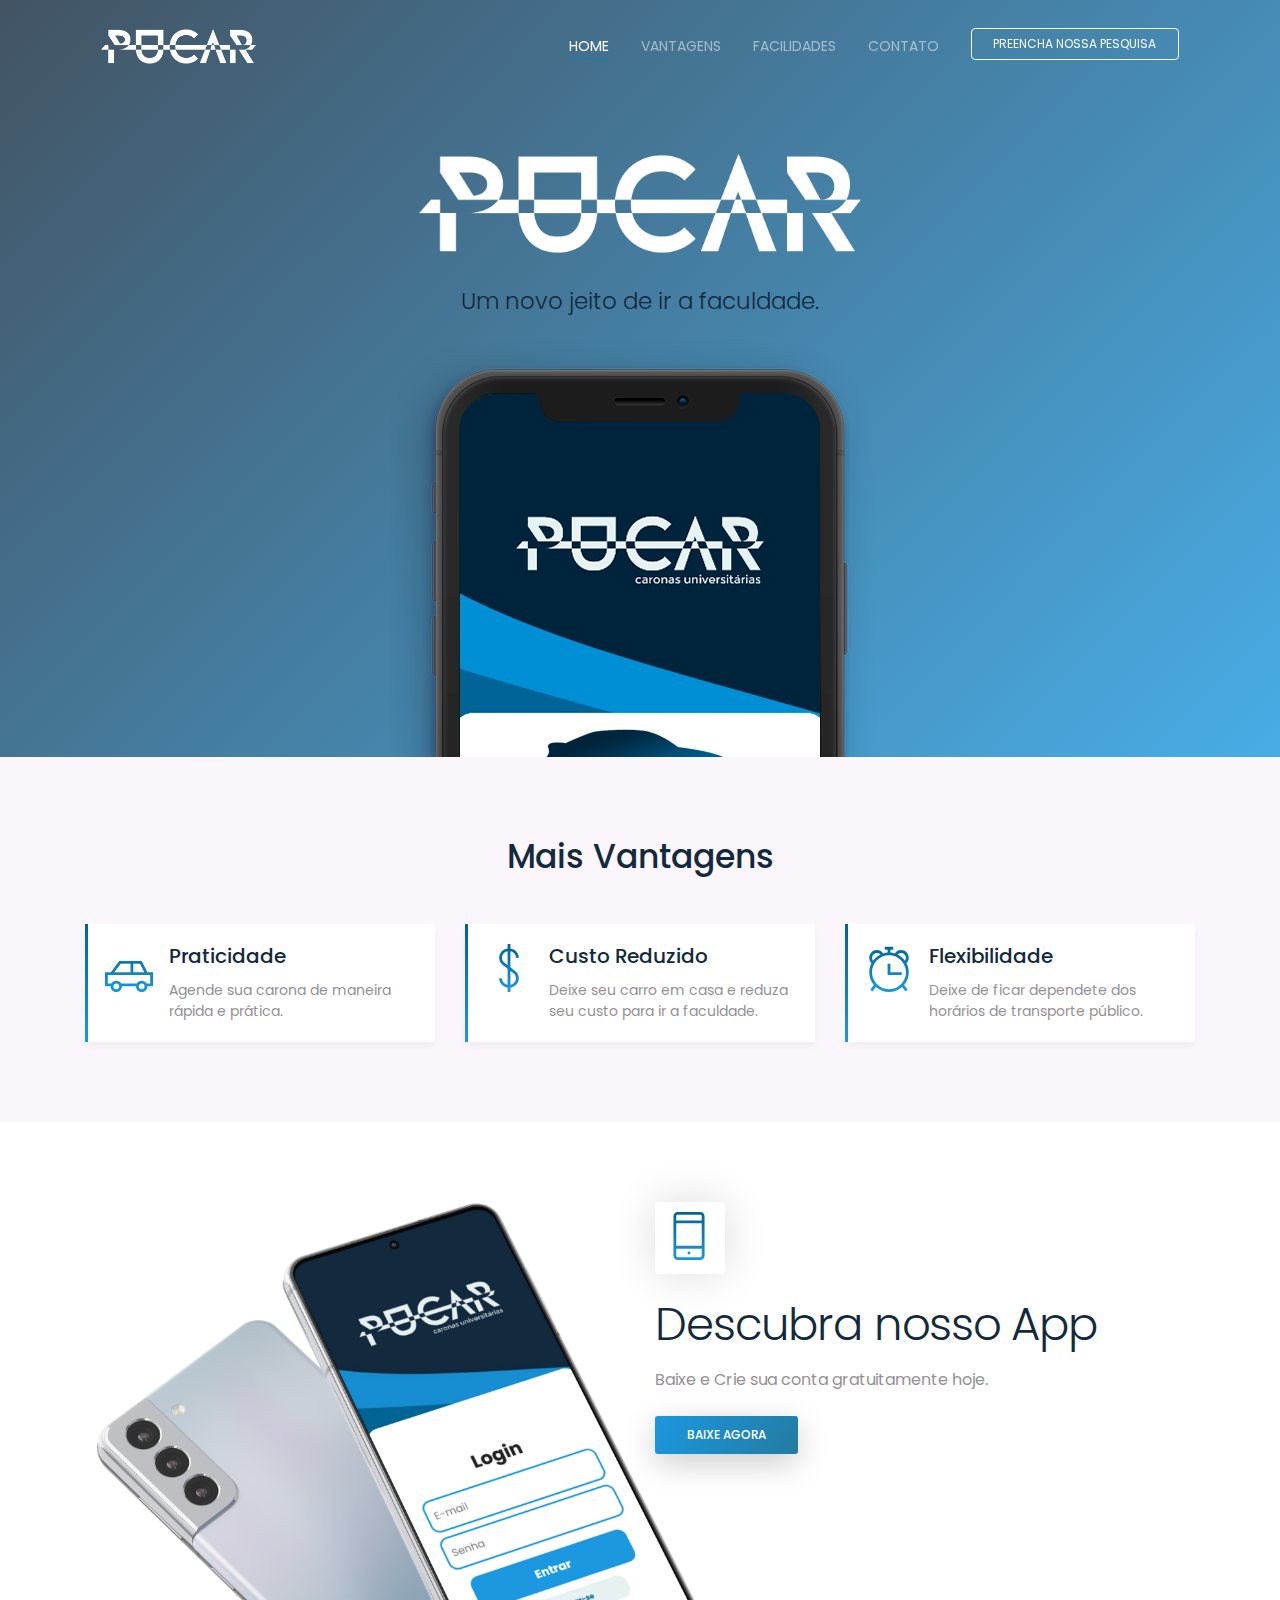
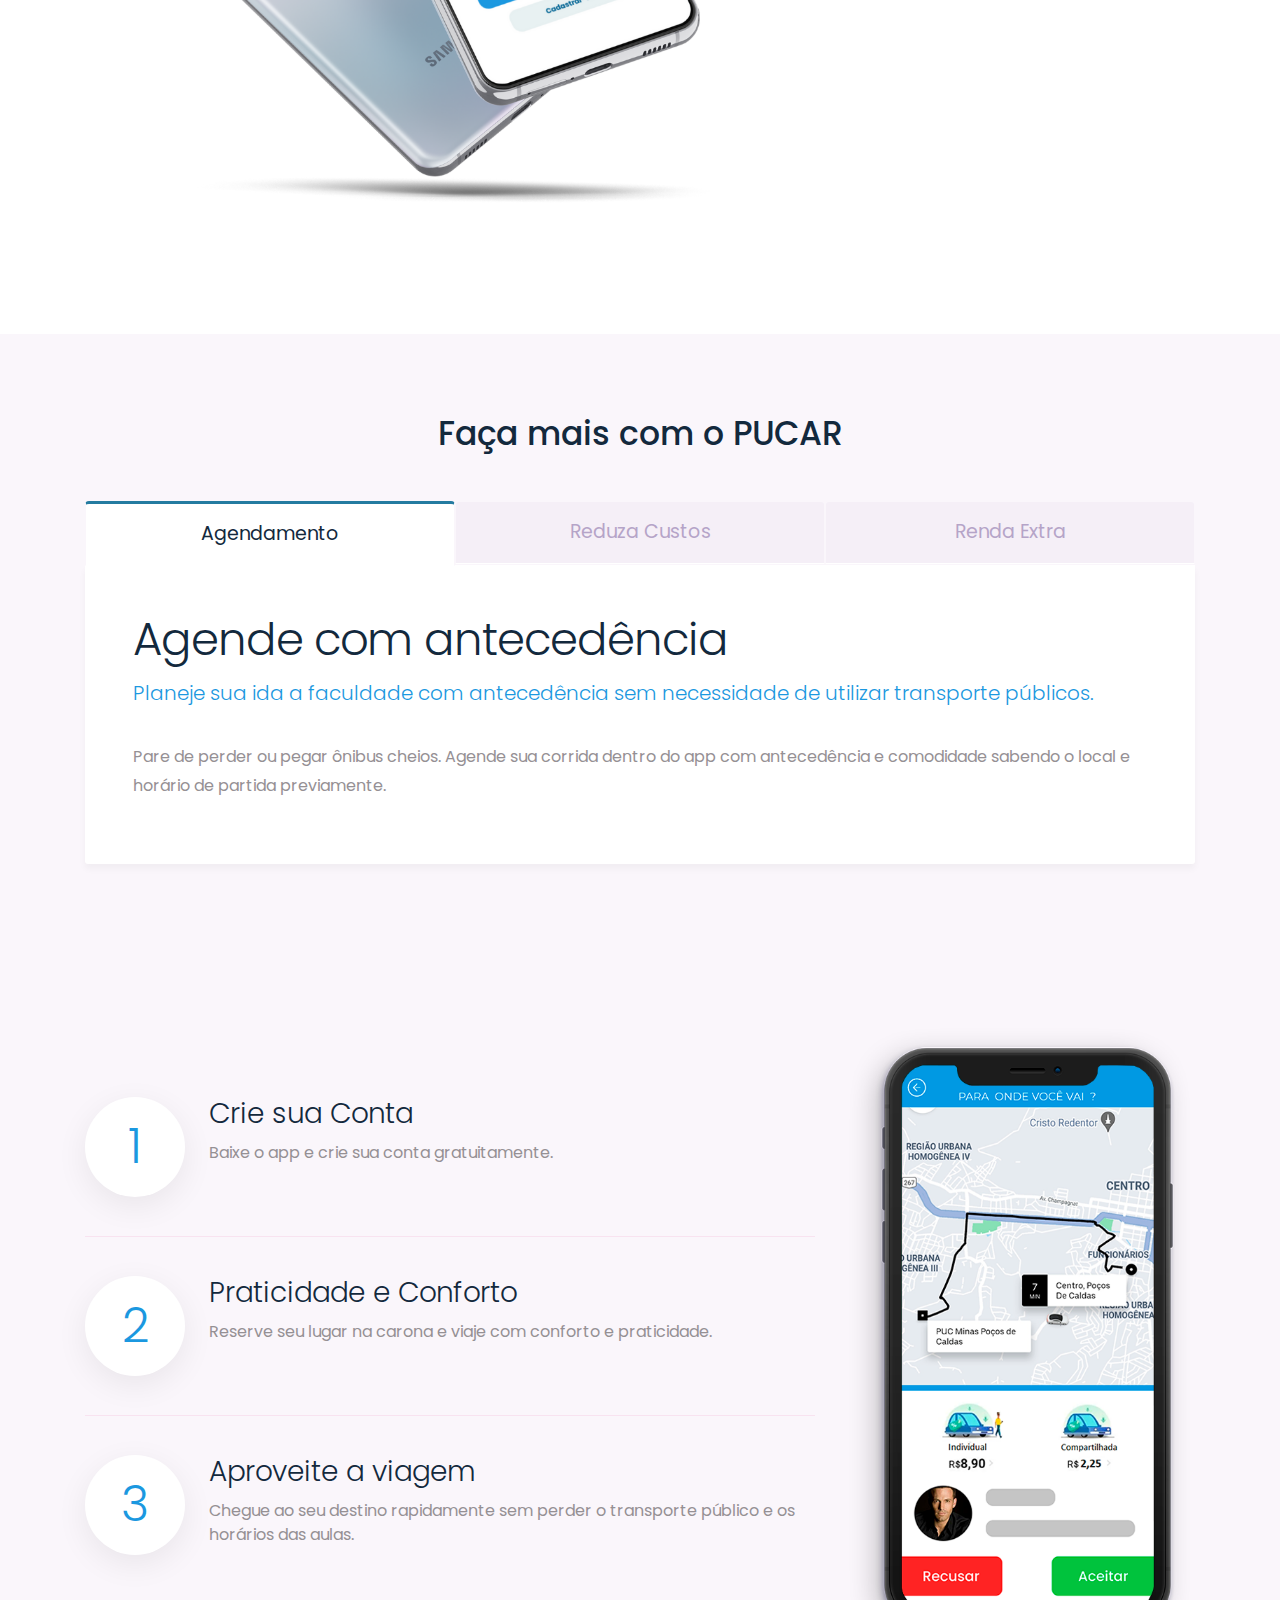
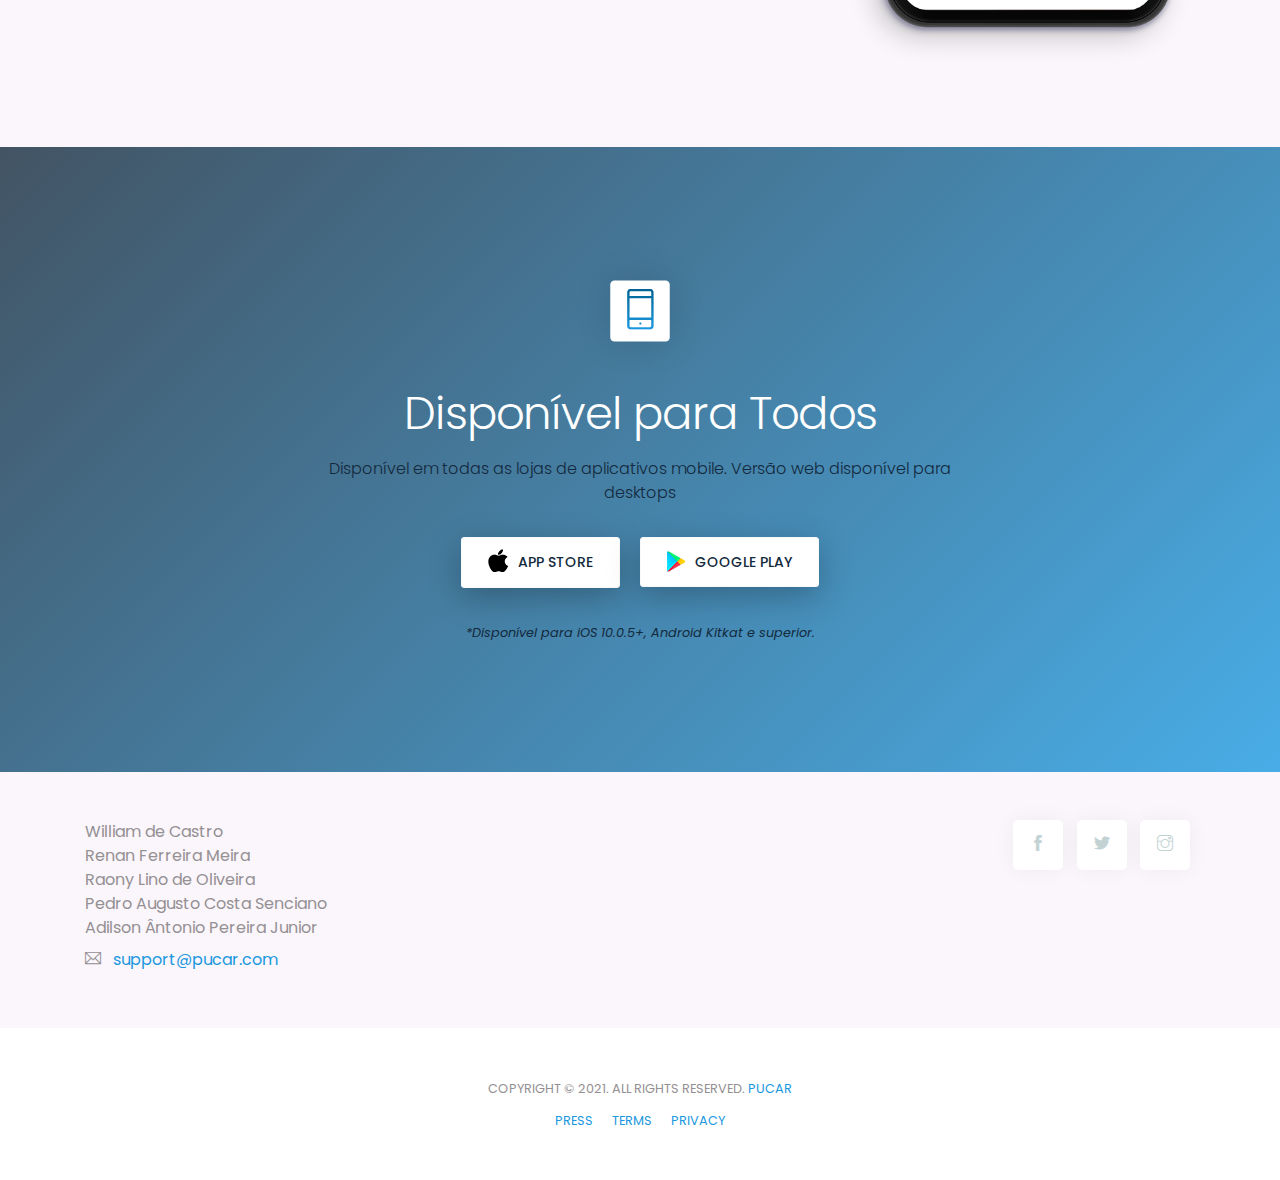
<file: index.html>
<!DOCTYPE html>
<html lang="en">
  <!--

Page    : index / PUCAR
Version : 1.0
Author  : Colorlib
URI     : https://colorlib.com

 -->

  <head>
    <title>PUCAR - CARONAS UNIVERSITÁRIAS</title>
    <!-- Required meta tags -->
    <meta charset="utf-8" />
    <meta
      name="viewport"
      content="width=device-width, initial-scale=1, shrink-to-fit=no"
    />
    <meta name="description" content="PUCAR - Landing Page" />
    <meta
      name="keywords"
      content="HTML5, bootstrap, mobile, app, landing, ios, android, responsive"
    />

    <!-- Font -->
    <link rel="dns-prefetch" href="//fonts.googleapis.com" />
    <link
      href="https://fonts.googleapis.com/css?family=Poppins:300,400,500"
      rel="stylesheet"
    />

    <!-- Bootstrap CSS -->
    <link rel="stylesheet" href="css/bootstrap.min.css" />
    <!-- Themify Icons -->
    <link rel="stylesheet" href="css/themify-icons.css" />
    <!-- Owl carousel -->
    <link rel="stylesheet" href="css/owl.carousel.min.css" />
    <!-- Main css -->
    <link href="css/style.css" rel="stylesheet" />
  </head>

  <body data-spy="scroll" data-target="#navbar" data-offset="30">
    <!-- Nav Menu -->

    <div class="nav-menu fixed-top">
      <div class="container">
        <div class="row">
          <div class="col-md-12">
            <nav class="navbar navbar-dark navbar-expand-lg">
              <a class="navbar-brand" href="index.html"
                ><img
                  src="images/logo.png"
                  class="img-fluid custom-navbar"
                  alt="logo"
              /></a>
              <button
                class="navbar-toggler"
                type="button"
                data-toggle="collapse"
                data-target="#navbar"
                aria-controls="navbar"
                aria-expanded="false"
                aria-label="Toggle navigation"
              >
                <span class="navbar-toggler-icon"></span>
              </button>
              <div class="collapse navbar-collapse" id="navbar">
                <ul class="navbar-nav ml-auto">
                  <li class="nav-item">
                    <a class="nav-link active" href="#home"
                      >HOME <span class="sr-only">(current)</span></a
                    >
                  </li>
                  <li class="nav-item">
                    <a class="nav-link" href="#features">VANTAGENS</a>
                  </li>
                  <li class="nav-item">
                    <a class="nav-link" href="#gallery">FACILIDADES</a>
                  </li>
                  <li class="nav-item">
                    <a class="nav-link" href="#contact">CONTATO</a>
                  </li>
                  <li class="nav-item">
                    <a
                      href="survey.html"
                      class="btn btn-outline-light my-3 my-sm-0 ml-lg-3"
                      >PREENCHA NOSSA PESQUISA</a
                    >
                  </li>
                </ul>
              </div>
            </nav>
          </div>
        </div>
      </div>
    </div>

    <header class="bg-gradient" id="home">
      <div class="container mt-5">
        <h1><img src="images/logo.png" class="logo-main" alt="logo" /></h1>
        <p class="tagline">Um novo jeito de ir a faculdade.</p>
      </div>
      <div class="img-holder mt-3">
        <img src="images/iphonex_v.png" alt="phone" class="img-fluid" />
      </div>
    </header>

    <!-- <div class="client-logos my-5">
      <div class="container text-center">
        <img
          src="images/client-logos.png"
          alt="client logos"
          class="img-fluid"
        />
      </div>
    </div> -->

    <div class="section light-bg" id="features">
      <div class="container">
        <div class="section-title">
          <h3>Mais Vantagens</h3>
        </div>

        <div class="row">
          <div class="col-12 col-lg-4">
            <div class="card features">
              <div class="card-body">
                <div class="media">
                  <span class="ti-car gradient-fill ti-3x mr-3"></span>
                  <div class="media-body">
                    <h4 class="card-title">Praticidade</h4>
                    <p class="card-text">
                        Agende sua carona de maneira rápida e prática.
                    </p>
                  </div>
                </div>
              </div>
            </div>
          </div>
          <div class="col-12 col-lg-4">
            <div class="card features">
              <div class="card-body">
                <div class="media">
                  <span class="ti-money gradient-fill ti-3x mr-3"></span>
                  <div class="media-body">
                    <h4 class="card-title">Custo Reduzido</h4>
                    <p class="card-text">
                      Deixe seu carro em casa e reduza seu custo para ir a
                      faculdade.
                    </p>
                  </div>
                </div>
              </div>
            </div>
          </div>
          <div class="col-12 col-lg-4">
            <div class="card features">
              <div class="card-body">
                <div class="media">
                  <span class="ti-alarm-clock gradient-fill ti-3x mr-3"></span>
                  <div class="media-body">
                    <h4 class="card-title">Flexibilidade</h4>
                    <p class="card-text">
                      Deixe de ficar dependete dos horários de transporte
                      público.
                    </p>
                  </div>
                </div>
              </div>
            </div>
          </div>
        </div>
      </div>
    </div>
    <!-- // end .section -->
    <div class="section">
      <div class="container">
        <div class="row">
          <div class="col-lg-6 offset-lg-6">
            <div class="box-icon">
              <span class="ti-mobile gradient-fill ti-3x"></span>
            </div>
            <h2>Descubra nosso App</h2>
            <p class="mb-4">Baixe e Crie sua conta gratuitamente hoje.</p>
            <a href="#" class="btn btn-primary">Baixe Agora</a>
          </div>
        </div>
        <div class="perspective-phone">
          <img
            src="images/perspective.png"
            alt="perspective phone"
            class="img-fluid perspective"
          />
        </div>
      </div>
    </div>
    <!-- // end .section -->

    <div class="section light-bg" id="gallery">
      <div class="container">
        <div class="section-title">
          <!-- <small>FUNCIONALIDADES</small> -->
          <h3>Faça mais com o PUCAR</h3>
        </div>

        <ul class="nav nav-tabs nav-justified" role="tablist">
          <li class="nav-item">
            <a class="nav-link active" data-toggle="tab" href="#communication"
              >Agendamento</a
            >
          </li>
          <!-- <li class="nav-item">
            <a class="nav-link" data-toggle="tab" href="#schedule"
              >Comunicação</a
            >
          </li> -->
          <li class="nav-item">
            <a class="nav-link" data-toggle="tab" href="#messages">Reduza Custos</a>
          </li>
          <li class="nav-item">
            <a class="nav-link" data-toggle="tab" href="#livechat">Renda Extra</a>
          </li>
        </ul>
        <div class="tab-content">
          <div class="tab-pane fade show active" id="communication">
            <div class="d-flex flex-column flex-lg-row">
              <!-- <img
                src="images/graphic.png"
                alt="graphic"
                class="img-fluid rounded align-self-start mr-lg-5 mb-5 mb-lg-0"
              /> -->
              <div>
                <h2>Agende com antecedência</h2>
                <p class="lead">
                  Planeje sua ida a faculdade com antecedência sem necessidade de utilizar transporte públicos. 
                </p>
                <p>
                  Pare de perder ou pegar ônibus cheios. 
                  Agende sua corrida dentro do app com antecedência e comodidade sabendo o local e horário de partida previamente.
                </p>
              </div>
            </div>
          </div>
          <!-- <div class="tab-pane fade" id="schedule">
            <div class="d-flex flex-column flex-lg-row">
              <div>
                <h2>Comunicação</h2>
                <p class="lead">
                  Converse com seu motorista e planeje o melhor lugar de saida.
                </p>
                <p>
                  Lorem ipsum dolor sit amet, consectetur adipiscing elit.
                  Integer rutrum, urna eu pellentesque pretium, nisi nisi
                  fermentum enim, et sagittis dolor nulla vel sapien. Vestibulum
                  sit amet mattis ante. Ut placerat dui eu nulla congue
                  tincidunt ac a nibh. Mauris accumsan pulvinar lorem placerat
                  volutpat. Praesent quis facilisis elit. Sed condimentum neque
                  quis ex porttitor,
                </p>
                <p>
                  malesuada faucibus augue aliquet. Sed elit est, eleifend sed
                  dapibus a, semper a eros. Vestibulum blandit vulputate
                  pharetra. Phasellus lobortis leo a nisl euismod, eu faucibus
                  justo sollicitudin. Mauris consectetur, tortor sed tempor
                  malesuada, sem nunc porta augue, in dictum arcu tortor id
                  turpis. Proin aliquet vulputate aliquam.
                </p>
              </div>
            </div>
          </div> -->
          <div class="tab-pane fade" id="messages">
            <div class="d-flex flex-column flex-lg-row">
              <!-- <img
                src="images/graphic.png"
                alt="graphic"
                class="img-fluid rounded align-self-start mr-lg-5 mb-5 mb-lg-0"
              /> -->
              <div>
                <h2>Reduza custos</h2>
                <p class="lead">
                  Reduza os custos para ir as aulas.
                </p>
                <p>
                  Outro aumento da gasolina... 
                  com o PUCAR você pode economizar com o custo de locomoção até faculdade, 
                  sem usar transporte públicos e com maior conforto e facilidade no seu dia-a-dia.
                </p>
              </div>
            </div>
          </div>
          <div class="tab-pane fade" id="livechat">
            <div class="d-flex flex-column flex-lg-row">
              <div>
                <h2>Renda Extra</h2>
                <p class="lead">
                  Gere uma renda extra dando carona para os colegas da faculdade.
                </p>
                <p>
                 Tem assento sobrando no seu veículo ? 
                 Crie uma carona no PUCAR coloque um preço amigável, registre o seu local e horário de partida.
                 Você poderá gerar uma renda extra para ajudar no custo de sua viagem.
                </p> 
              </div>
              <!-- <img
                src="images/graphic.png"
                alt="graphic"
                class="img-fluid rounded align-self-start mr-lg-5 mb-5 mb-lg-0"
              /> -->
            </div>
          </div>
        </div>
      </div>
    </div>
    <!-- // end .section -->

    <!-- <div class="section">
      <div class="container">
        <div class="row">
          <div class="col-md-6 d-flex align-items-center">
            <div>
              <div class="box-icon">
                <span class="ti-rocket gradient-fill ti-3x"></span>
              </div>
              <h2>Launch your App</h2>
              <p class="mb-4">
                Lorem ipsum dolor sit amet consectetur, adipisicing elit.
                Obcaecati vel exercitationem eveniet vero maxime ratione
              </p>
              <a href="#" class="btn btn-primary">Read more</a>
            </div>
          </div>
          <div class="col-md-6">
            <img
              src="images/dualphone.png"
              alt="dual phone"
              class="img-fluid"
            />
          </div>
        </div>
      </div>
    </div> -->
    <!-- // end .section -->

    <div class="section light-bg">
      <div class="container">
        <div class="row">
          <div class="col-md-8 d-flex align-items-center">
            <ul class="list-unstyled ui-steps">
              <li class="media">
                <div class="circle-icon mr-4">1</div>
                <div class="media-body">
                  <h5>Crie sua Conta</h5>
                  <p>
                    Baixe o app e crie sua conta gratuitamente.
                  </p>
                </div>
              </li>
              <li class="media my-4">
                <div class="circle-icon mr-4">2</div>
                <div class="media-body">
                  <h5>Praticidade e Conforto</h5>
                  <p>
                    Reserve seu lugar na carona e viaje com conforto e praticidade.
                  </p>
                </div>
              </li>
              <li class="media">
                <div class="circle-icon mr-4">3</div>
                <div class="media-body">
                  <h5>Aproveite a viagem</h5>
                  <p>
                    Chegue ao seu destino rapidamente sem perder o transporte público e os horários das aulas.
                  </p>
                </div>
              </li>
            </ul>
          </div>
          <div class="col-md-4">
            <img src="images/mockup.png" alt="iphone" class="img-fluid" />
          </div>
        </div>
      </div>
    </div>
    <!-- // end .section -->
<!-- 
    <div class="section">
      <div class="container">
        <div class="section-title">
          <small>TESTIMONIALS</small>
          <h3>What our Customers Says</h3>
        </div>

        <div class="testimonials owl-carousel">
          <div class="testimonials-single">
            <img src="images/client.png" alt="client" class="client-img" />
            <blockquote class="blockquote">
              Uniquely streamline highly efficient scenarios and 24/7
              initiatives. Conveniently embrace multifunctional ideas through
              proactive customer service. Distinctively conceptualize 2.0
              intellectual capital via user-centric partnerships.
            </blockquote>
            <h5 class="mt-4 mb-2">Crystal Gordon</h5>
            <p class="text-primary">United States</p>
          </div>
          <div class="testimonials-single">
            <img src="images/client.png" alt="client" class="client-img" />
            <blockquote class="blockquote">
              Uniquely streamline highly efficient scenarios and 24/7
              initiatives. Conveniently embrace multifunctional ideas through
              proactive customer service. Distinctively conceptualize 2.0
              intellectual capital via user-centric partnerships.
            </blockquote>
            <h5 class="mt-4 mb-2">Crystal Gordon</h5>
            <p class="text-primary">United States</p>
          </div>
          <div class="testimonials-single">
            <img src="images/client.png" alt="client" class="client-img" />
            <blockquote class="blockquote">
              Uniquely streamline highly efficient scenarios and 24/7
              initiatives. Conveniently embrace multifunctional ideas through
              proactive customer service. Distinctively conceptualize 2.0
              intellectual capital via user-centric partnerships.
            </blockquote>
            <h5 class="mt-4 mb-2">Crystal Gordon</h5>
            <p class="text-primary">United States</p>
          </div>
        </div>
      </div>
    </div> -->
    <!-- // end .section -->

    <!-- <div class="section light-bg" id="gallery">
      <div class="container">
        <div class="section-title">
          <small>GALLERY</small>
          <h3>App Screenshots</h3>
        </div>

        <div class="img-gallery owl-carousel owl-theme">
          <img src="images/screen1.jpg" alt="image" />
          <img src="images/screen2.jpg" alt="image" />
          <img src="images/screen3.jpg" alt="image" />
          <img src="images/screen1.jpg" alt="image" />
        </div>
      </div>
    </div> -->
    <!-- // end .section -->

    <!-- <div class="section" id="pricing">
      <div class="container">
        <div class="section-title">
          <small>PRICING</small>
          <h3>Upgrade to Pro</h3>
        </div>

        <div class="card-deck">
          <div class="card pricing">
            <div class="card-head">
              <small class="text-primary">PERSONAL</small>
              <span class="price">$14<sub>/m</sub></span>
            </div>
            <ul class="list-group list-group-flush">
              <div class="list-group-item">10 Projects</div>
              <div class="list-group-item">5 GB Storage</div>
              <div class="list-group-item">Basic Support</div>
              <div class="list-group-item"><del>Collaboration</del></div>
              <div class="list-group-item">
                <del>Reports and analytics</del>
              </div>
            </ul>
            <div class="card-body">
              <a href="#" class="btn btn-primary btn-lg btn-block"
                >Choose this Plan</a
              >
            </div>
          </div>
          <div class="card pricing popular">
            <div class="card-head">
              <small class="text-primary">FOR TEAMS</small>
              <span class="price">$29<sub>/m</sub></span>
            </div>
            <ul class="list-group list-group-flush">
              <div class="list-group-item">Unlimited Projects</div>
              <div class="list-group-item">100 GB Storage</div>
              <div class="list-group-item">Priority Support</div>
              <div class="list-group-item">Collaboration</div>
              <div class="list-group-item">Reports and analytics</div>
            </ul>
            <div class="card-body">
              <a href="#" class="btn btn-primary btn-lg btn-block"
                >Choose this Plan</a
              >
            </div>
          </div>
          <div class="card pricing">
            <div class="card-head">
              <small class="text-primary">ENTERPRISE</small>
              <span class="price">$249<sub>/m</sub></span>
            </div>
            <ul class="list-group list-group-flush">
              <div class="list-group-item">Unlimited Projects</div>
              <div class="list-group-item">Unlimited Storage</div>
              <div class="list-group-item">Collaboration</div>
              <div class="list-group-item">Reports and analytics</div>
              <div class="list-group-item">Web hooks</div>
            </ul>
            <div class="card-body">
              <a href="#" class="btn btn-primary btn-lg btn-block"
                >Choose this Plan</a
              >
            </div>
          </div>
        </div>
      </div>
    </div> -->
    <!-- // end .section -->

    <!-- <div class="section pt-0">
      <div class="container">
        <div class="section-title">
          <small>FAQ</small>
          <h3>Frequently Asked Questions</h3>
        </div>

        <div class="row pt-4">
          <div class="col-md-6">
            <h4 class="mb-3">Can I try before I buy?</h4>
            <p class="light-font mb-5">
              Lorem ipsum dolor sit amet, consectetur adipiscing elit. Integer
              rutrum, urna eu pellentesque pretium, nisi nisi fermentum enim, et
              sagittis dolor nulla vel sapien. Vestibulum sit amet mattis ante.
            </p>
            <h4 class="mb-3">What payment methods do you accept?</h4>
            <p class="light-font mb-5">
              Lorem ipsum dolor sit amet, consectetur adipiscing elit. Integer
              rutrum, urna eu pellentesque pretium, nisi nisi fermentum enim, et
              sagittis dolor nulla vel sapien. Vestibulum sit amet mattis ante.
            </p>
          </div>
          <div class="col-md-6">
            <h4 class="mb-3">Can I change my plan later?</h4>
            <p class="light-font mb-5">
              Lorem ipsum dolor sit amet, consectetur adipiscing elit. Integer
              rutrum, urna eu pellentesque pretium, nisi nisi fermentum enim, et
              sagittis dolor nulla vel sapien. Vestibulum sit amet mattis ante.
            </p>
            <h4 class="mb-3">Do you have a contract?</h4>
            <p class="light-font mb-5">
              Lorem ipsum dolor sit amet, consectetur adipiscing elit. Integer
              rutrum, urna eu pellentesque pretium, nisi nisi fermentum enim, et
              sagittis dolor nulla vel sapien. Vestibulum sit amet mattis ante.
            </p>
          </div>
        </div>
      </div>
    </div> -->
    <!-- // end .section -->

    <div class="section bg-gradient">
      <div class="container">
        <div class="call-to-action">
          <div class="box-icon">
            <span class="ti-mobile gradient-fill ti-3x"></span>
          </div>
          <h2>Disponível para Todos</h2>
          <p class="tagline">
            Disponível em todas as lojas de aplicativos mobile. Versão web
            disponível para desktops
          </p>
          <div class="my-4">
            <a href="#" class="btn btn-light"
              ><img src="images/appleicon.png" alt="icon" /> App Store</a
            >
            <a href="#" class="btn btn-light"
              ><img src="images/playicon.png" alt="icon" /> Google play</a
            >
          </div>
          <p class="text-primary">
            <small
              ><i
                >*Disponível para iOS 10.0.5+, Android Kitkat e superior.
              </i></small
            >
          </p>
        </div>
      </div>
    </div>
    <!-- // end .section -->

    <div class="light-bg py-5" id="contact">
      <div class="container">
        <div class="row">
          <div class="col-lg-6 text-center text-lg-left">
            <!-- <p class="mb-2">
              <span class="ti-location-pin mr-2"></span> Avenida Padre Cletus
              Francis Cox, 1580, Poços de Caldas - MG, 37714-620, Brazil
            </p> -->
            <p class="mb-2">
             William de Castro <br>
             Renan Ferreira Meira <br>
             Raony Lino de Oliveira<br>
             Pedro Augusto Costa Senciano<br>
             Adilson Ântonio Pereira Junior<br>
            </p>
            <div class="d-block d-sm-inline-block">
              <p class="mb-2">
                <span class="ti-email mr-2"></span>
                <a class="mr-4" href="mailto:support@mobileapp.com"
                  >support@pucar.com</a
                >
              </p>
            </div>
          </div>
          <div class="col-lg-6">
            <div class="social-icons">
              <a href="#"><span class="ti-facebook"></span></a>
              <a href="#"><span class="ti-twitter-alt"></span></a>
              <a href="#"><span class="ti-instagram"></span></a>
            </div>
          </div>
        </div>
      </div>
    </div>
    <!-- // end .section -->
    <footer class="my-5 text-center">
      <!-- Copyright removal is not prohibited! -->
      <p class="mb-2">
        <small
          >COPYRIGHT © 2021. ALL RIGHTS RESERVED.
          <a href="https://github.com/williamtcastro/PUCAR/">PUCAR</a></small
        >
      </p>

      <small>
        <a href="#" class="m-2">PRESS</a>
        <a href="#" class="m-2">TERMS</a>
        <a href="#" class="m-2">PRIVACY</a>
      </small>
    </footer>

    <!-- jQuery and Bootstrap -->
    <script src="js/jquery-3.2.1.min.js"></script>
    <script src="js/bootstrap.bundle.min.js"></script>
    <!-- Plugins JS -->
    <script src="js/owl.carousel.min.js"></script>
    <!-- Custom JS -->
    <script src="js/script.js"></script>
  </body>
</html>
</file>
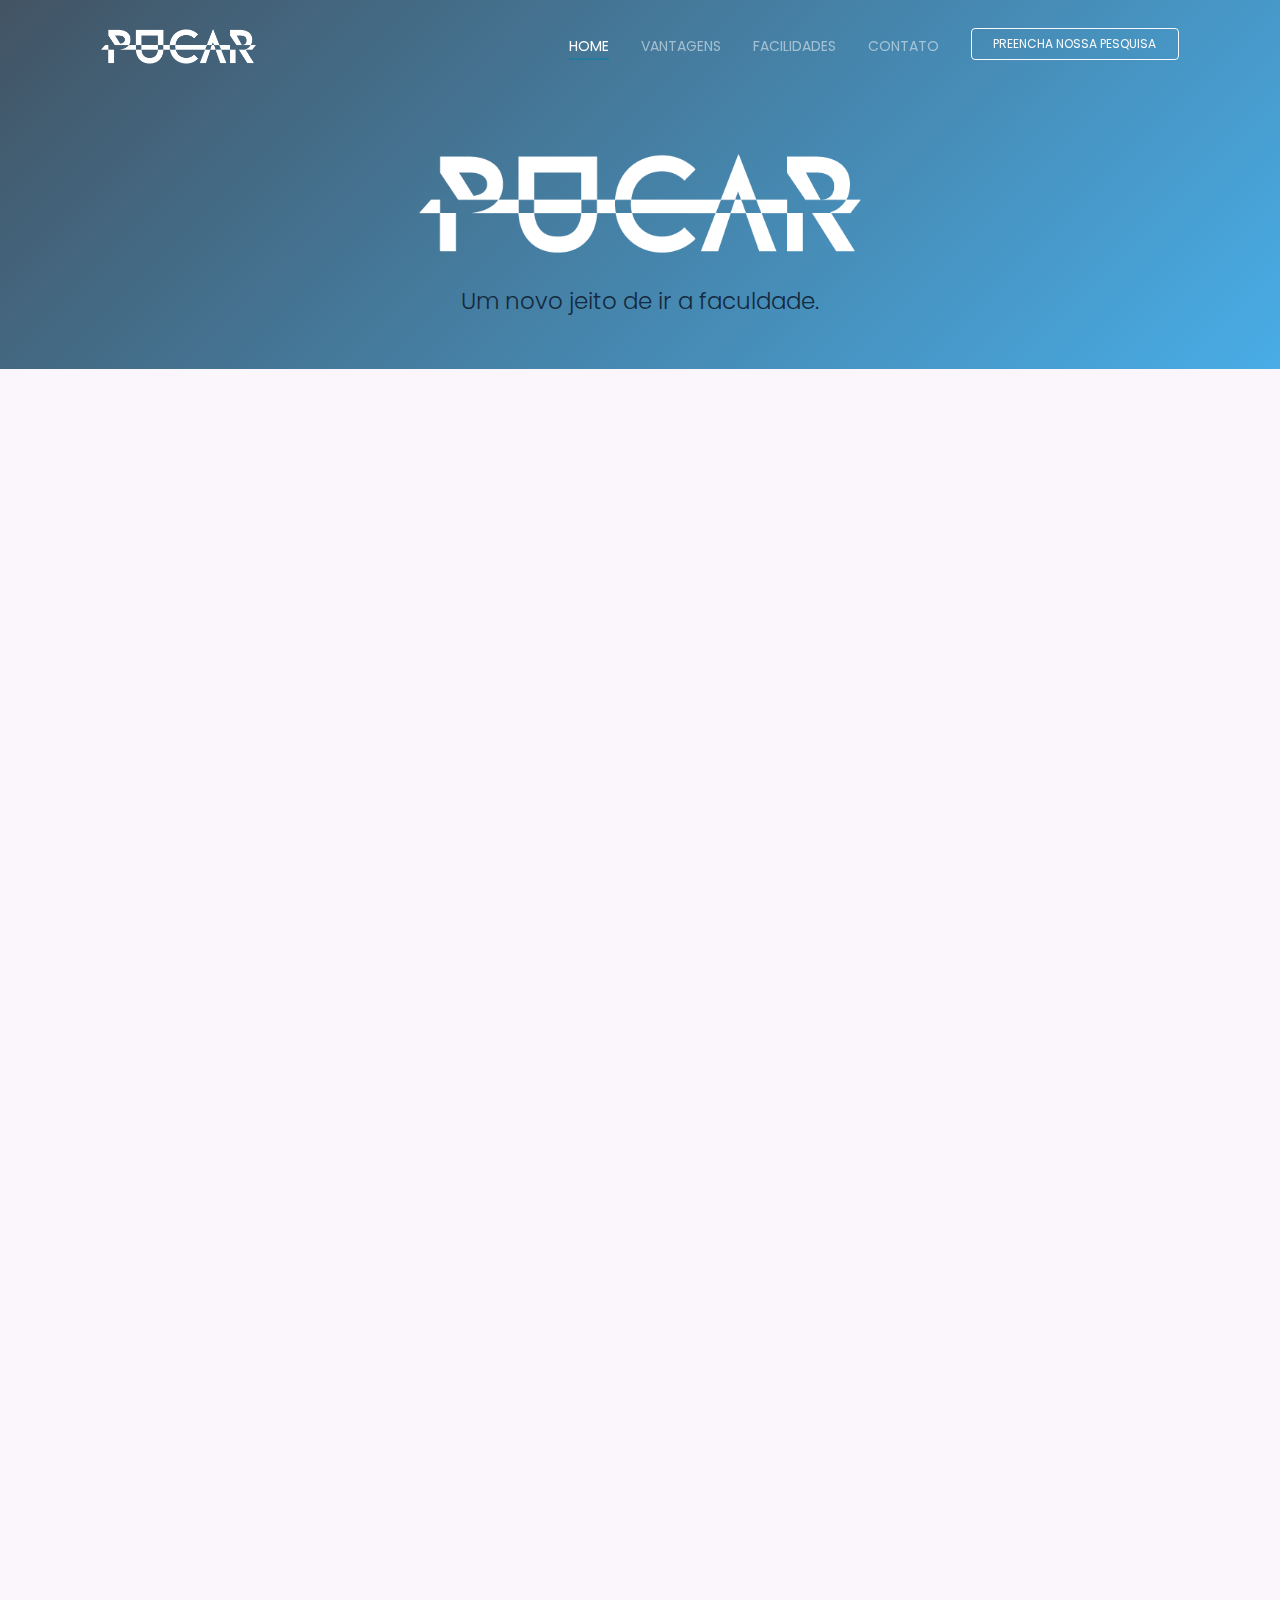
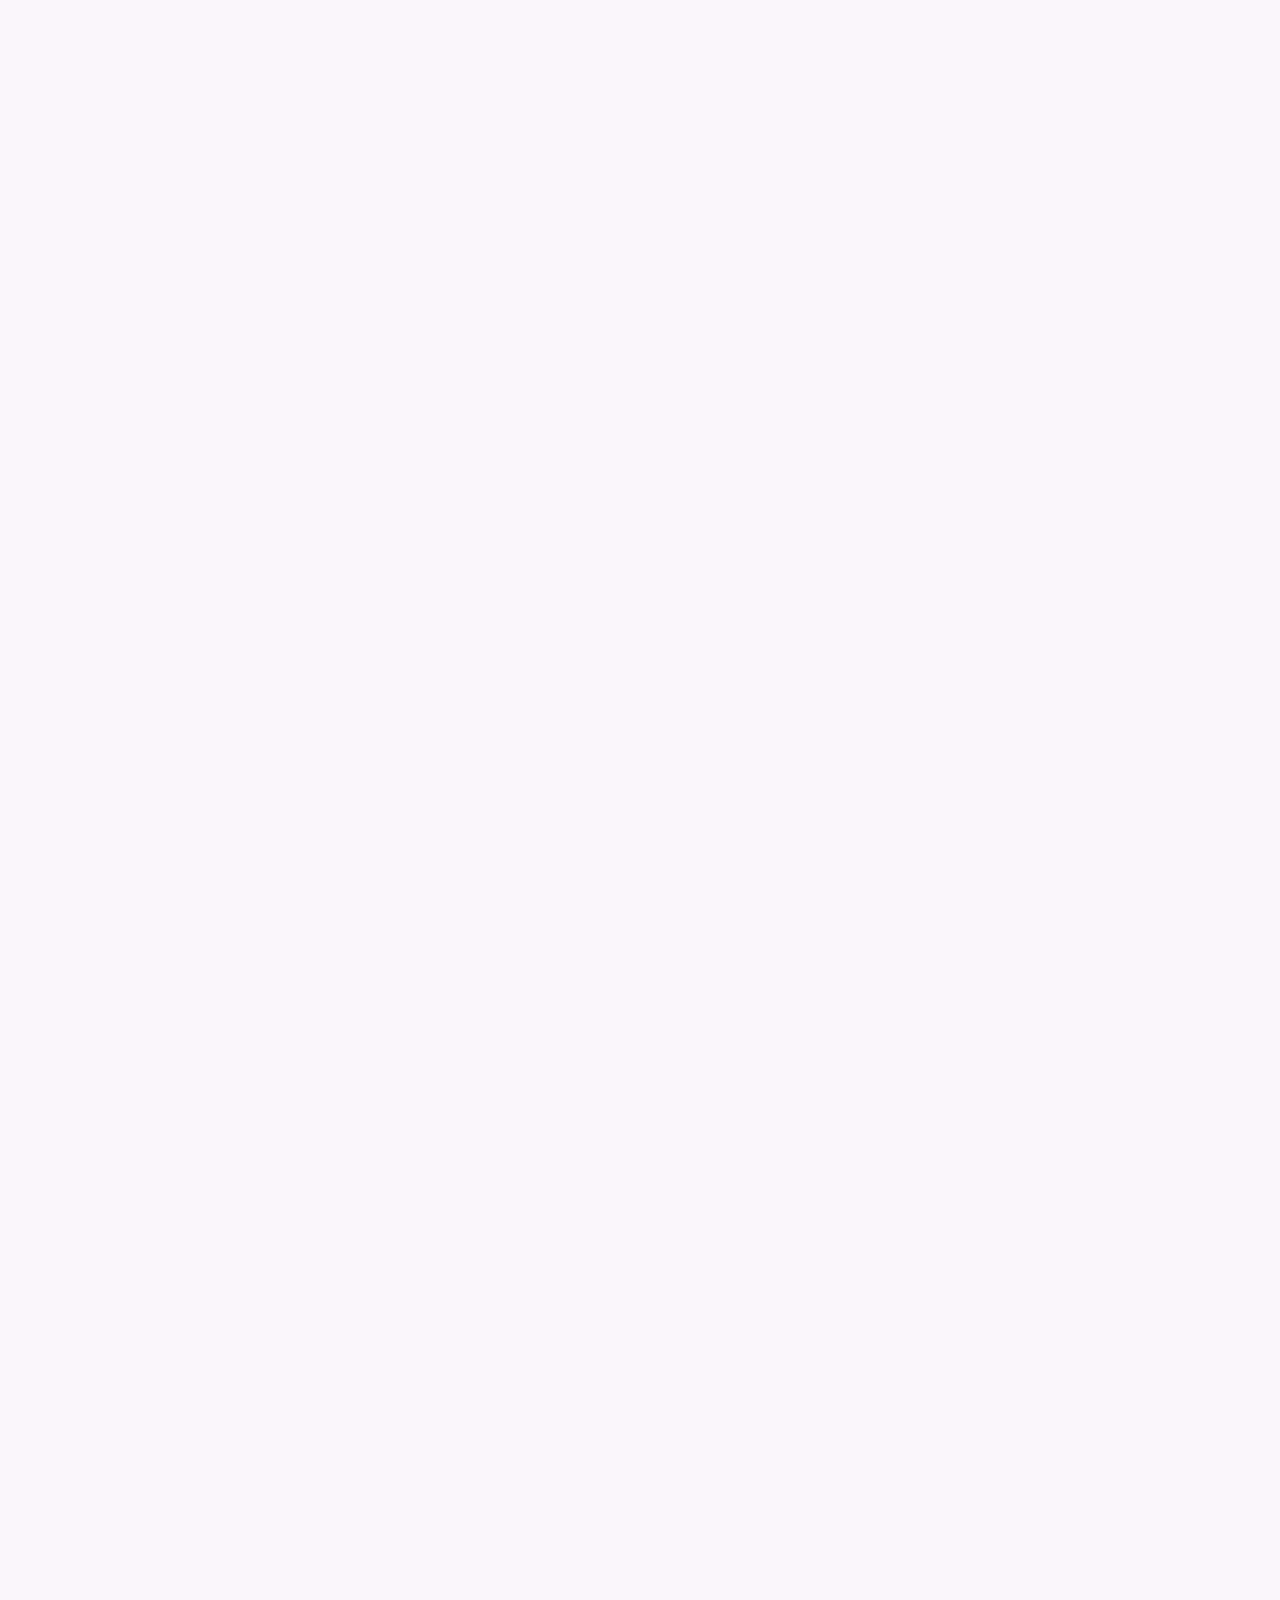
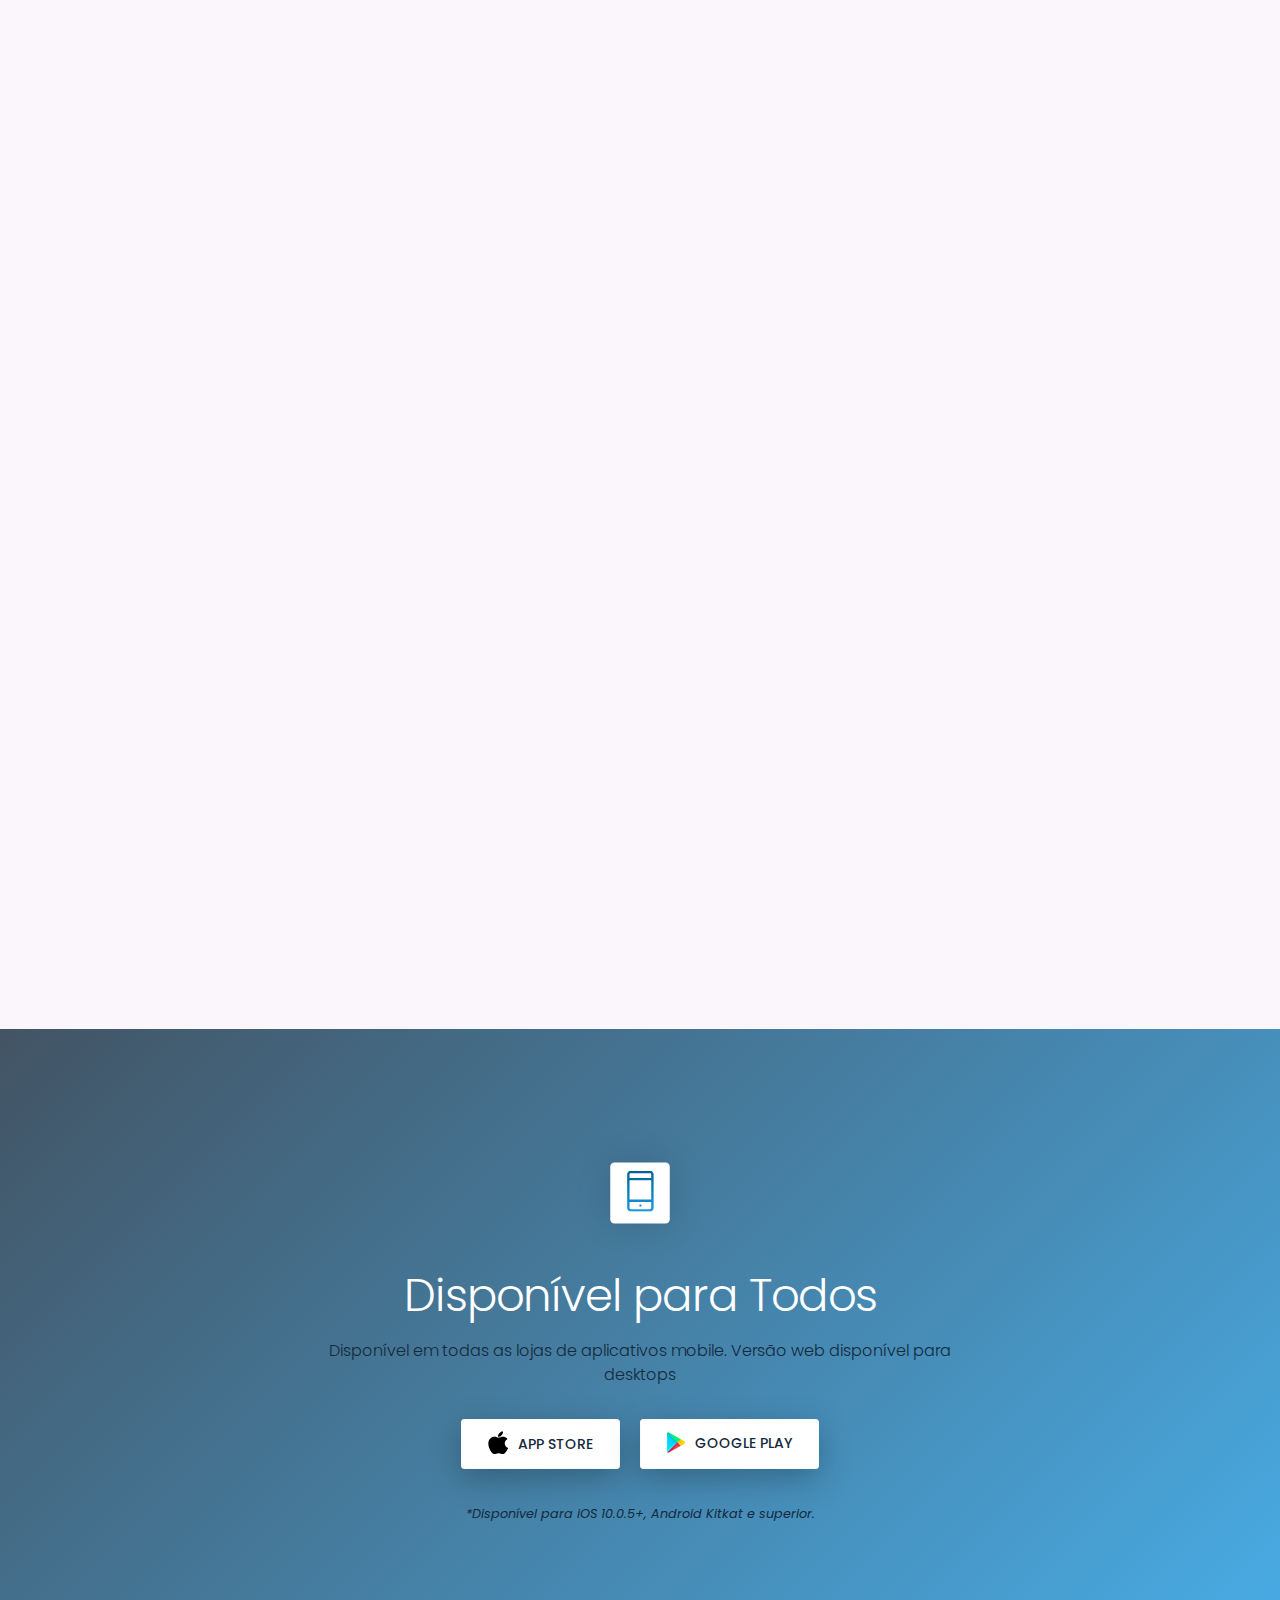
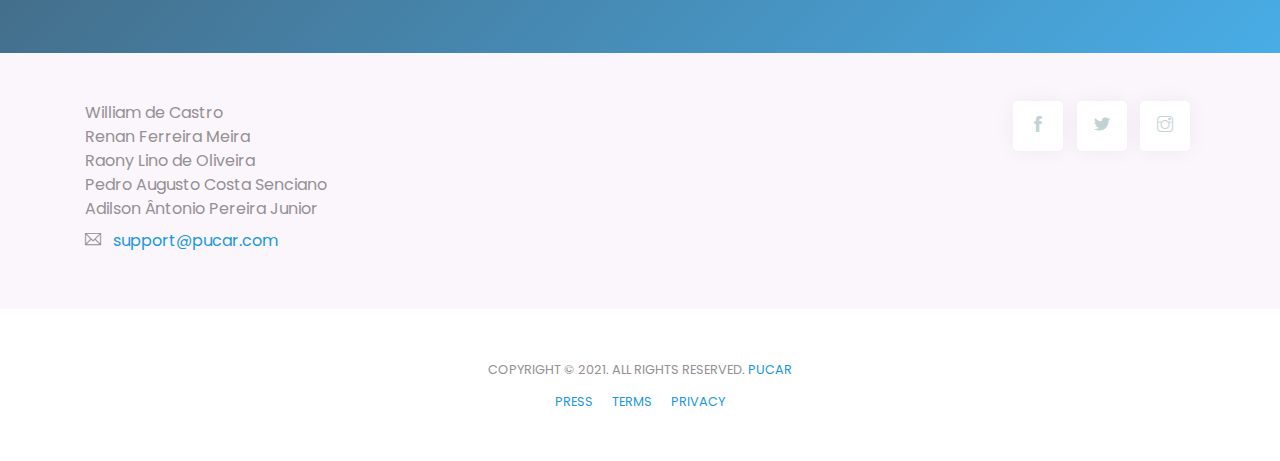
<file: survey.html>
<!DOCTYPE html>
<html lang="en">
  <!--

Page    : index / PUCAR
Version : 1.0
Author  : Colorlib
URI     : https://colorlib.com

 -->

  <head>
    <title>PUCAR - CARONAS UNIVERSITÁRIAS</title>
    <!-- Required meta tags -->
    <meta charset="utf-8" />
    <meta
      name="viewport"
      content="width=device-width, initial-scale=1, shrink-to-fit=no"
    />
    <meta name="description" content="PUCAR - Landing Page" />
    <meta
      name="keywords"
      content="HTML5, bootstrap, mobile, app, landing, ios, android, responsive"
    />

    <!-- Font -->
    <link rel="dns-prefetch" href="//fonts.googleapis.com" />
    <link
      href="https://fonts.googleapis.com/css?family=Poppins:300,400,500"
      rel="stylesheet"
    />

    <!-- Bootstrap CSS -->
    <link rel="stylesheet" href="css/bootstrap.min.css" />
    <!-- Themify Icons -->
    <link rel="stylesheet" href="css/themify-icons.css" />
    <!-- Owl carousel -->
    <link rel="stylesheet" href="css/owl.carousel.min.css" />
    <!-- Main css -->
    <link href="css/style.css" rel="stylesheet" />
  </head>

  <body data-spy="scroll" data-target="#navbar" data-offset="30">
    <!-- Nav Menu -->

    <div class="nav-menu fixed-top">
      <div class="container">
        <div class="row">
          <div class="col-md-12">
            <nav class="navbar navbar-dark navbar-expand-lg">
              <a class="navbar-brand" href="index.html"
                ><img
                  src="images/logo.png"
                  class="img-fluid custom-navbar"
                  alt="logo"
              /></a>
              <button
                class="navbar-toggler"
                type="button"
                data-toggle="collapse"
                data-target="#navbar"
                aria-controls="navbar"
                aria-expanded="false"
                aria-label="Toggle navigation"
              >
                <span class="navbar-toggler-icon"></span>
              </button>
              <div class="collapse navbar-collapse" id="navbar">
                <ul class="navbar-nav ml-auto">
                  <li class="nav-item">
                    <a class="nav-link active" href="#home"
                      >HOME <span class="sr-only">(current)</span></a
                    >
                  </li>
                  <li class="nav-item">
                    <a class="nav-link" href="#features">VANTAGENS</a>
                  </li>
                  <li class="nav-item">
                    <a class="nav-link" href="#gallery">FACILIDADES</a>
                  </li>
                  <li class="nav-item">
                    <a class="nav-link" href="#contact">CONTATO</a>
                  </li>
                  <li class="nav-item">
                    <a
                      href="survey.html"
                      class="btn btn-outline-light my-3 my-sm-0 ml-lg-3"
                      >PREENCHA NOSSA PESQUISA</a
                    >
                  </li>
                </ul>
              </div>
            </nav>
          </div>
        </div>
      </div>
    </div>

    <header class="bg-gradient" id="home">
      <div class="container mt-5" style="padding-bottom: 50px">
        <h1><img src="images/logo.png" class="logo-main" alt="logo" /></h1>
        <p class="tagline">Um novo jeito de ir a faculdade.</p>
      </div>
    </header>

    <div class="section light-bg" id="features">
      <div class="container">
        <div>
          <iframe src="https://docs.google.com/forms/d/e/1FAIpQLSclqGh_J0llCFQ3FTy55KZSyFpfYXJYdg0mAvkFpYoSJkQlfw/viewform?embedded=true" width="1120" height="3693" frameborder="0" marginheight="0" marginwidth="0">A carregar…</iframe>
        </div>
      </div>
      </div>
    </div>
    <!-- // end .section -->

    <div class="section bg-gradient">
      <div class="container">
        <div class="call-to-action">
          <div class="box-icon">
            <span class="ti-mobile gradient-fill ti-3x"></span>
          </div>
          <h2>Disponível para Todos</h2>
          <p class="tagline">
            Disponível em todas as lojas de aplicativos mobile. Versão web
            disponível para desktops
          </p>
          <div class="my-4">
            <a href="#" class="btn btn-light"
              ><img src="images/appleicon.png" alt="icon" /> App Store</a
            >
            <a href="#" class="btn btn-light"
              ><img src="images/playicon.png" alt="icon" /> Google play</a
            >
          </div>
          <p class="text-primary">
            <small
              ><i
                >*Disponível para iOS 10.0.5+, Android Kitkat e superior.
              </i></small
            >
          </p>
        </div>
      </div>
    </div>
    <!-- // end .section -->

    <div class="light-bg py-5" id="contact">
      <div class="container">
        <div class="row">
          <div class="col-lg-6 text-center text-lg-left">
            <!-- <p class="mb-2">
              <span class="ti-location-pin mr-2"></span> Avenida Padre Cletus
              Francis Cox, 1580, Poços de Caldas - MG, 37714-620, Brazil
            </p> -->
            <p class="mb-2">
             William de Castro <br>
             Renan Ferreira Meira <br>
             Raony Lino de Oliveira<br>
             Pedro Augusto Costa Senciano<br>
             Adilson Ântonio Pereira Junior<br>
            </p>
            <div class="d-block d-sm-inline-block">
              <p class="mb-2">
                <span class="ti-email mr-2"></span>
                <a class="mr-4" href="mailto:support@mobileapp.com"
                  >support@pucar.com</a
                >
              </p>
            </div>
          </div>
          <div class="col-lg-6">
            <div class="social-icons">
              <a href="#"><span class="ti-facebook"></span></a>
              <a href="#"><span class="ti-twitter-alt"></span></a>
              <a href="#"><span class="ti-instagram"></span></a>
            </div>
          </div>
        </div>
      </div>
    </div>
    <!-- // end .section -->
    <footer class="my-5 text-center">
      <!-- Copyright removal is not prohibited! -->
      <p class="mb-2">
        <small
          >COPYRIGHT © 2021. ALL RIGHTS RESERVED.
          <a href="https://github.com/williamtcastro/PUCAR/">PUCAR</a></small
        >
      </p>

      <small>
        <a href="#" class="m-2">PRESS</a>
        <a href="#" class="m-2">TERMS</a>
        <a href="#" class="m-2">PRIVACY</a>
      </small>
    </footer>

    <!-- jQuery and Bootstrap -->
    <script src="js/jquery-3.2.1.min.js"></script>
    <script src="js/bootstrap.bundle.min.js"></script>
    <!-- Plugins JS -->
    <script src="js/owl.carousel.min.js"></script>
    <!-- Custom JS -->
    <script src="js/script.js"></script>
  </body>
</html>
</file>
<file: css/themify-icons.css>
@font-face {
    font-family: 'themify';
    src: url('../fonts/themify.eot?-fvbane');
    src: url('../fonts/themify.eot?#iefix-fvbane') format('embedded-opentype'), url('../fonts/themify.woff?-fvbane') format('woff'), url('../fonts/themify.ttf?-fvbane') format('truetype'), url('../fonts/themify.svg?-fvbane#themify') format('svg');
    font-weight: normal;
    font-style: normal;
}

[class^="ti-"],
[class*=" ti-"] {
    font-family: 'themify';
    speak: none;
    font-style: normal;
    font-weight: normal;
    font-variant: normal;
    text-transform: none;
    line-height: 1;
    /* Better Font Rendering =========== */
    -webkit-font-smoothing: antialiased;
    -moz-osx-font-smoothing: grayscale;
}

.ti-wand:before {
    content: "\e600";
}

.ti-volume:before {
    content: "\e601";
}

.ti-user:before {
    content: "\e602";
}

.ti-unlock:before {
    content: "\e603";
}

.ti-unlink:before {
    content: "\e604";
}

.ti-trash:before {
    content: "\e605";
}

.ti-thought:before {
    content: "\e606";
}

.ti-target:before {
    content: "\e607";
}

.ti-tag:before {
    content: "\e608";
}

.ti-tablet:before {
    content: "\e609";
}

.ti-star:before {
    content: "\e60a";
}

.ti-spray:before {
    content: "\e60b";
}

.ti-signal:before {
    content: "\e60c";
}

.ti-shopping-cart:before {
    content: "\e60d";
}

.ti-shopping-cart-full:before {
    content: "\e60e";
}

.ti-settings:before {
    content: "\e60f";
}

.ti-search:before {
    content: "\e610";
}

.ti-zoom-in:before {
    content: "\e611";
}

.ti-zoom-out:before {
    content: "\e612";
}

.ti-cut:before {
    content: "\e613";
}

.ti-ruler:before {
    content: "\e614";
}

.ti-ruler-pencil:before {
    content: "\e615";
}

.ti-ruler-alt:before {
    content: "\e616";
}

.ti-bookmark:before {
    content: "\e617";
}

.ti-bookmark-alt:before {
    content: "\e618";
}

.ti-reload:before {
    content: "\e619";
}

.ti-plus:before {
    content: "\e61a";
}

.ti-pin:before {
    content: "\e61b";
}

.ti-pencil:before {
    content: "\e61c";
}

.ti-pencil-alt:before {
    content: "\e61d";
}

.ti-paint-roller:before {
    content: "\e61e";
}

.ti-paint-bucket:before {
    content: "\e61f";
}

.ti-na:before {
    content: "\e620";
}

.ti-mobile:before {
    content: "\e621";
}

.ti-minus:before {
    content: "\e622";
}

.ti-medall:before {
    content: "\e623";
}

.ti-medall-alt:before {
    content: "\e624";
}

.ti-marker:before {
    content: "\e625";
}

.ti-marker-alt:before {
    content: "\e626";
}

.ti-arrow-up:before {
    content: "\e627";
}

.ti-arrow-right:before {
    content: "\e628";
}

.ti-arrow-left:before {
    content: "\e629";
}

.ti-arrow-down:before {
    content: "\e62a";
}

.ti-lock:before {
    content: "\e62b";
}

.ti-location-arrow:before {
    content: "\e62c";
}

.ti-link:before {
    content: "\e62d";
}

.ti-layout:before {
    content: "\e62e";
}

.ti-layers:before {
    content: "\e62f";
}

.ti-layers-alt:before {
    content: "\e630";
}

.ti-key:before {
    content: "\e631";
}

.ti-import:before {
    content: "\e632";
}

.ti-image:before {
    content: "\e633";
}

.ti-heart:before {
    content: "\e634";
}

.ti-heart-broken:before {
    content: "\e635";
}

.ti-hand-stop:before {
    content: "\e636";
}

.ti-hand-open:before {
    content: "\e637";
}

.ti-hand-drag:before {
    content: "\e638";
}

.ti-folder:before {
    content: "\e639";
}

.ti-flag:before {
    content: "\e63a";
}

.ti-flag-alt:before {
    content: "\e63b";
}

.ti-flag-alt-2:before {
    content: "\e63c";
}

.ti-eye:before {
    content: "\e63d";
}

.ti-export:before {
    content: "\e63e";
}

.ti-exchange-vertical:before {
    content: "\e63f";
}

.ti-desktop:before {
    content: "\e640";
}

.ti-cup:before {
    content: "\e641";
}

.ti-crown:before {
    content: "\e642";
}

.ti-comments:before {
    content: "\e643";
}

.ti-comment:before {
    content: "\e644";
}

.ti-comment-alt:before {
    content: "\e645";
}

.ti-close:before {
    content: "\e646";
}

.ti-clip:before {
    content: "\e647";
}

.ti-angle-up:before {
    content: "\e648";
}

.ti-angle-right:before {
    content: "\e649";
}

.ti-angle-left:before {
    content: "\e64a";
}

.ti-angle-down:before {
    content: "\e64b";
}

.ti-check:before {
    content: "\e64c";
}

.ti-check-box:before {
    content: "\e64d";
}

.ti-camera:before {
    content: "\e64e";
}

.ti-announcement:before {
    content: "\e64f";
}

.ti-brush:before {
    content: "\e650";
}

.ti-briefcase:before {
    content: "\e651";
}

.ti-bolt:before {
    content: "\e652";
}

.ti-bolt-alt:before {
    content: "\e653";
}

.ti-blackboard:before {
    content: "\e654";
}

.ti-bag:before {
    content: "\e655";
}

.ti-move:before {
    content: "\e656";
}

.ti-arrows-vertical:before {
    content: "\e657";
}

.ti-arrows-horizontal:before {
    content: "\e658";
}

.ti-fullscreen:before {
    content: "\e659";
}

.ti-arrow-top-right:before {
    content: "\e65a";
}

.ti-arrow-top-left:before {
    content: "\e65b";
}

.ti-arrow-circle-up:before {
    content: "\e65c";
}

.ti-arrow-circle-right:before {
    content: "\e65d";
}

.ti-arrow-circle-left:before {
    content: "\e65e";
}

.ti-arrow-circle-down:before {
    content: "\e65f";
}

.ti-angle-double-up:before {
    content: "\e660";
}

.ti-angle-double-right:before {
    content: "\e661";
}

.ti-angle-double-left:before {
    content: "\e662";
}

.ti-angle-double-down:before {
    content: "\e663";
}

.ti-zip:before {
    content: "\e664";
}

.ti-world:before {
    content: "\e665";
}

.ti-wheelchair:before {
    content: "\e666";
}

.ti-view-list:before {
    content: "\e667";
}

.ti-view-list-alt:before {
    content: "\e668";
}

.ti-view-grid:before {
    content: "\e669";
}

.ti-uppercase:before {
    content: "\e66a";
}

.ti-upload:before {
    content: "\e66b";
}

.ti-underline:before {
    content: "\e66c";
}

.ti-truck:before {
    content: "\e66d";
}

.ti-timer:before {
    content: "\e66e";
}

.ti-ticket:before {
    content: "\e66f";
}

.ti-thumb-up:before {
    content: "\e670";
}

.ti-thumb-down:before {
    content: "\e671";
}

.ti-text:before {
    content: "\e672";
}

.ti-stats-up:before {
    content: "\e673";
}

.ti-stats-down:before {
    content: "\e674";
}

.ti-split-v:before {
    content: "\e675";
}

.ti-split-h:before {
    content: "\e676";
}

.ti-smallcap:before {
    content: "\e677";
}

.ti-shine:before {
    content: "\e678";
}

.ti-shift-right:before {
    content: "\e679";
}

.ti-shift-left:before {
    content: "\e67a";
}

.ti-shield:before {
    content: "\e67b";
}

.ti-notepad:before {
    content: "\e67c";
}

.ti-server:before {
    content: "\e67d";
}

.ti-quote-right:before {
    content: "\e67e";
}

.ti-quote-left:before {
    content: "\e67f";
}

.ti-pulse:before {
    content: "\e680";
}

.ti-printer:before {
    content: "\e681";
}

.ti-power-off:before {
    content: "\e682";
}

.ti-plug:before {
    content: "\e683";
}

.ti-pie-chart:before {
    content: "\e684";
}

.ti-paragraph:before {
    content: "\e685";
}

.ti-panel:before {
    content: "\e686";
}

.ti-package:before {
    content: "\e687";
}

.ti-music:before {
    content: "\e688";
}

.ti-music-alt:before {
    content: "\e689";
}

.ti-mouse:before {
    content: "\e68a";
}

.ti-mouse-alt:before {
    content: "\e68b";
}

.ti-money:before {
    content: "\e68c";
}

.ti-microphone:before {
    content: "\e68d";
}

.ti-menu:before {
    content: "\e68e";
}

.ti-menu-alt:before {
    content: "\e68f";
}

.ti-map:before {
    content: "\e690";
}

.ti-map-alt:before {
    content: "\e691";
}

.ti-loop:before {
    content: "\e692";
}

.ti-location-pin:before {
    content: "\e693";
}

.ti-list:before {
    content: "\e694";
}

.ti-light-bulb:before {
    content: "\e695";
}

.ti-Italic:before {
    content: "\e696";
}

.ti-info:before {
    content: "\e697";
}

.ti-infinite:before {
    content: "\e698";
}

.ti-id-badge:before {
    content: "\e699";
}

.ti-hummer:before {
    content: "\e69a";
}

.ti-home:before {
    content: "\e69b";
}

.ti-help:before {
    content: "\e69c";
}

.ti-headphone:before {
    content: "\e69d";
}

.ti-harddrives:before {
    content: "\e69e";
}

.ti-harddrive:before {
    content: "\e69f";
}

.ti-gift:before {
    content: "\e6a0";
}

.ti-game:before {
    content: "\e6a1";
}

.ti-filter:before {
    content: "\e6a2";
}

.ti-files:before {
    content: "\e6a3";
}

.ti-file:before {
    content: "\e6a4";
}

.ti-eraser:before {
    content: "\e6a5";
}

.ti-envelope:before {
    content: "\e6a6";
}

.ti-download:before {
    content: "\e6a7";
}

.ti-direction:before {
    content: "\e6a8";
}

.ti-direction-alt:before {
    content: "\e6a9";
}

.ti-dashboard:before {
    content: "\e6aa";
}

.ti-control-stop:before {
    content: "\e6ab";
}

.ti-control-shuffle:before {
    content: "\e6ac";
}

.ti-control-play:before {
    content: "\e6ad";
}

.ti-control-pause:before {
    content: "\e6ae";
}

.ti-control-forward:before {
    content: "\e6af";
}

.ti-control-backward:before {
    content: "\e6b0";
}

.ti-cloud:before {
    content: "\e6b1";
}

.ti-cloud-up:before {
    content: "\e6b2";
}

.ti-cloud-down:before {
    content: "\e6b3";
}

.ti-clipboard:before {
    content: "\e6b4";
}

.ti-car:before {
    content: "\e6b5";
}

.ti-calendar:before {
    content: "\e6b6";
}

.ti-book:before {
    content: "\e6b7";
}

.ti-bell:before {
    content: "\e6b8";
}

.ti-basketball:before {
    content: "\e6b9";
}

.ti-bar-chart:before {
    content: "\e6ba";
}

.ti-bar-chart-alt:before {
    content: "\e6bb";
}

.ti-back-right:before {
    content: "\e6bc";
}

.ti-back-left:before {
    content: "\e6bd";
}

.ti-arrows-corner:before {
    content: "\e6be";
}

.ti-archive:before {
    content: "\e6bf";
}

.ti-anchor:before {
    content: "\e6c0";
}

.ti-align-right:before {
    content: "\e6c1";
}

.ti-align-left:before {
    content: "\e6c2";
}

.ti-align-justify:before {
    content: "\e6c3";
}

.ti-align-center:before {
    content: "\e6c4";
}

.ti-alert:before {
    content: "\e6c5";
}

.ti-alarm-clock:before {
    content: "\e6c6";
}

.ti-agenda:before {
    content: "\e6c7";
}

.ti-write:before {
    content: "\e6c8";
}

.ti-window:before {
    content: "\e6c9";
}

.ti-widgetized:before {
    content: "\e6ca";
}

.ti-widget:before {
    content: "\e6cb";
}

.ti-widget-alt:before {
    content: "\e6cc";
}

.ti-wallet:before {
    content: "\e6cd";
}

.ti-video-clapper:before {
    content: "\e6ce";
}

.ti-video-camera:before {
    content: "\e6cf";
}

.ti-vector:before {
    content: "\e6d0";
}

.ti-themify-logo:before {
    content: "\e6d1";
}

.ti-themify-favicon:before {
    content: "\e6d2";
}

.ti-themify-favicon-alt:before {
    content: "\e6d3";
}

.ti-support:before {
    content: "\e6d4";
}

.ti-stamp:before {
    content: "\e6d5";
}

.ti-split-v-alt:before {
    content: "\e6d6";
}

.ti-slice:before {
    content: "\e6d7";
}

.ti-shortcode:before {
    content: "\e6d8";
}

.ti-shift-right-alt:before {
    content: "\e6d9";
}

.ti-shift-left-alt:before {
    content: "\e6da";
}

.ti-ruler-alt-2:before {
    content: "\e6db";
}

.ti-receipt:before {
    content: "\e6dc";
}

.ti-pin2:before {
    content: "\e6dd";
}

.ti-pin-alt:before {
    content: "\e6de";
}

.ti-pencil-alt2:before {
    content: "\e6df";
}

.ti-palette:before {
    content: "\e6e0";
}

.ti-more:before {
    content: "\e6e1";
}

.ti-more-alt:before {
    content: "\e6e2";
}

.ti-microphone-alt:before {
    content: "\e6e3";
}

.ti-magnet:before {
    content: "\e6e4";
}

.ti-line-double:before {
    content: "\e6e5";
}

.ti-line-dotted:before {
    content: "\e6e6";
}

.ti-line-dashed:before {
    content: "\e6e7";
}

.ti-layout-width-full:before {
    content: "\e6e8";
}

.ti-layout-width-default:before {
    content: "\e6e9";
}

.ti-layout-width-default-alt:before {
    content: "\e6ea";
}

.ti-layout-tab:before {
    content: "\e6eb";
}

.ti-layout-tab-window:before {
    content: "\e6ec";
}

.ti-layout-tab-v:before {
    content: "\e6ed";
}

.ti-layout-tab-min:before {
    content: "\e6ee";
}

.ti-layout-slider:before {
    content: "\e6ef";
}

.ti-layout-slider-alt:before {
    content: "\e6f0";
}

.ti-layout-sidebar-right:before {
    content: "\e6f1";
}

.ti-layout-sidebar-none:before {
    content: "\e6f2";
}

.ti-layout-sidebar-left:before {
    content: "\e6f3";
}

.ti-layout-placeholder:before {
    content: "\e6f4";
}

.ti-layout-menu:before {
    content: "\e6f5";
}

.ti-layout-menu-v:before {
    content: "\e6f6";
}

.ti-layout-menu-separated:before {
    content: "\e6f7";
}

.ti-layout-menu-full:before {
    content: "\e6f8";
}

.ti-layout-media-right-alt:before {
    content: "\e6f9";
}

.ti-layout-media-right:before {
    content: "\e6fa";
}

.ti-layout-media-overlay:before {
    content: "\e6fb";
}

.ti-layout-media-overlay-alt:before {
    content: "\e6fc";
}

.ti-layout-media-overlay-alt-2:before {
    content: "\e6fd";
}

.ti-layout-media-left-alt:before {
    content: "\e6fe";
}

.ti-layout-media-left:before {
    content: "\e6ff";
}

.ti-layout-media-center-alt:before {
    content: "\e700";
}

.ti-layout-media-center:before {
    content: "\e701";
}

.ti-layout-list-thumb:before {
    content: "\e702";
}

.ti-layout-list-thumb-alt:before {
    content: "\e703";
}

.ti-layout-list-post:before {
    content: "\e704";
}

.ti-layout-list-large-image:before {
    content: "\e705";
}

.ti-layout-line-solid:before {
    content: "\e706";
}

.ti-layout-grid4:before {
    content: "\e707";
}

.ti-layout-grid3:before {
    content: "\e708";
}

.ti-layout-grid2:before {
    content: "\e709";
}

.ti-layout-grid2-thumb:before {
    content: "\e70a";
}

.ti-layout-cta-right:before {
    content: "\e70b";
}

.ti-layout-cta-left:before {
    content: "\e70c";
}

.ti-layout-cta-center:before {
    content: "\e70d";
}

.ti-layout-cta-btn-right:before {
    content: "\e70e";
}

.ti-layout-cta-btn-left:before {
    content: "\e70f";
}

.ti-layout-column4:before {
    content: "\e710";
}

.ti-layout-column3:before {
    content: "\e711";
}

.ti-layout-column2:before {
    content: "\e712";
}

.ti-layout-accordion-separated:before {
    content: "\e713";
}

.ti-layout-accordion-merged:before {
    content: "\e714";
}

.ti-layout-accordion-list:before {
    content: "\e715";
}

.ti-ink-pen:before {
    content: "\e716";
}

.ti-info-alt:before {
    content: "\e717";
}

.ti-help-alt:before {
    content: "\e718";
}

.ti-headphone-alt:before {
    content: "\e719";
}

.ti-hand-point-up:before {
    content: "\e71a";
}

.ti-hand-point-right:before {
    content: "\e71b";
}

.ti-hand-point-left:before {
    content: "\e71c";
}

.ti-hand-point-down:before {
    content: "\e71d";
}

.ti-gallery:before {
    content: "\e71e";
}

.ti-face-smile:before {
    content: "\e71f";
}

.ti-face-sad:before {
    content: "\e720";
}

.ti-credit-card:before {
    content: "\e721";
}

.ti-control-skip-forward:before {
    content: "\e722";
}

.ti-control-skip-backward:before {
    content: "\e723";
}

.ti-control-record:before {
    content: "\e724";
}

.ti-control-eject:before {
    content: "\e725";
}

.ti-comments-smiley:before {
    content: "\e726";
}

.ti-brush-alt:before {
    content: "\e727";
}

.ti-youtube:before {
    content: "\e728";
}

.ti-vimeo:before {
    content: "\e729";
}

.ti-twitter:before {
    content: "\e72a";
}

.ti-time:before {
    content: "\e72b";
}

.ti-tumblr:before {
    content: "\e72c";
}

.ti-skype:before {
    content: "\e72d";
}

.ti-share:before {
    content: "\e72e";
}

.ti-share-alt:before {
    content: "\e72f";
}

.ti-rocket:before {
    content: "\e730";
}

.ti-pinterest:before {
    content: "\e731";
}

.ti-new-window:before {
    content: "\e732";
}

.ti-microsoft:before {
    content: "\e733";
}

.ti-list-ol:before {
    content: "\e734";
}

.ti-linkedin:before {
    content: "\e735";
}

.ti-layout-sidebar-2:before {
    content: "\e736";
}

.ti-layout-grid4-alt:before {
    content: "\e737";
}

.ti-layout-grid3-alt:before {
    content: "\e738";
}

.ti-layout-grid2-alt:before {
    content: "\e739";
}

.ti-layout-column4-alt:before {
    content: "\e73a";
}

.ti-layout-column3-alt:before {
    content: "\e73b";
}

.ti-layout-column2-alt:before {
    content: "\e73c";
}

.ti-instagram:before {
    content: "\e73d";
}

.ti-google:before {
    content: "\e73e";
}

.ti-github:before {
    content: "\e73f";
}

.ti-flickr:before {
    content: "\e740";
}

.ti-facebook:before {
    content: "\e741";
}

.ti-dropbox:before {
    content: "\e742";
}

.ti-dribbble:before {
    content: "\e743";
}

.ti-apple:before {
    content: "\e744";
}

.ti-android:before {
    content: "\e745";
}

.ti-save:before {
    content: "\e746";
}

.ti-save-alt:before {
    content: "\e747";
}

.ti-yahoo:before {
    content: "\e748";
}

.ti-wordpress:before {
    content: "\e749";
}

.ti-vimeo-alt:before {
    content: "\e74a";
}

.ti-twitter-alt:before {
    content: "\e74b";
}

.ti-tumblr-alt:before {
    content: "\e74c";
}

.ti-trello:before {
    content: "\e74d";
}

.ti-stack-overflow:before {
    content: "\e74e";
}

.ti-soundcloud:before {
    content: "\e74f";
}

.ti-sharethis:before {
    content: "\e750";
}

.ti-sharethis-alt:before {
    content: "\e751";
}

.ti-reddit:before {
    content: "\e752";
}

.ti-pinterest-alt:before {
    content: "\e753";
}

.ti-microsoft-alt:before {
    content: "\e754";
}

.ti-linux:before {
    content: "\e755";
}

.ti-jsfiddle:before {
    content: "\e756";
}

.ti-joomla:before {
    content: "\e757";
}

.ti-html5:before {
    content: "\e758";
}

.ti-flickr-alt:before {
    content: "\e759";
}

.ti-email:before {
    content: "\e75a";
}

.ti-drupal:before {
    content: "\e75b";
}

.ti-dropbox-alt:before {
    content: "\e75c";
}

.ti-css3:before {
    content: "\e75d";
}

.ti-rss:before {
    content: "\e75e";
}

.ti-rss-alt:before {
    content: "\e75f";
}

.ti-lg {
    font-size: 1.33333333em;
    line-height: 0.75em;
    vertical-align: -15%;
}

.ti-2x {
    font-size: 2em;
}

.ti-3x {
    font-size: 3em;
}

.ti-4x {
    font-size: 4em;
}

.ti-5x {
    font-size: 5em;
}
</file>
<file: css/style.css>
@charset "UTF-8";

/*

Style   : PUCAR CSS
Version : 1.0
Author  : Surjith S M
URI     : https://surjithctly.in/

Copyright © All rights Reserved 

*/

/*------------------------
[TABLE OF CONTENTS]
    
1. GLOBAL STYLES
2. NAVBAR
3. HERO
4. TABS
5. TESTIMONIALS
6. IMAGE GALLERY
7. PRICING
8. CALL TO ACTION
9. FOOTER

------------------------*/

/* GLOBAL
----------------------*/

body {
  font-family: "Poppins", sans-serif;
  position: relative;
}

a {
  color: #1B98E0;
}

a:hover,
a:focus {
  color: #006494;
}

h1 {
  font-size: 60px;
  font-weight: 300;
  letter-spacing: -1px;
  margin-bottom: 1.5rem;
}

h2 {
  font-size: 45px;
  font-weight: 300;
  color: #13293D;
  letter-spacing: -1px;
  margin-bottom: 1rem;
}

h3 {
  color: #13293D;
  font-size: 33px;
  font-weight: 500;
}

h4 {
  font-size: 20px;
  font-weight: 500;
  color: #13293D;
}

h5 {
  font-size: 28px;
  font-weight: 300;
  color: #13293D;
  margin-bottom: 0.7rem;
}

p {
  color: #959094;
}

p.lead {
  color: #1B98E0;
  margin-bottom: 2rem;
}

.text-primary {
  color: #13293D !important;
}

.light-font {
  font-weight: 300;
}

.btn {
  font-size: 12px;
  font-weight: 400;
  text-transform: uppercase;
  padding: 0.375rem 1.35rem;
  transition: all 0.3s ease;
}

.btn-outline-light:hover {
  color: #006494;
}

.btn-primary {
  border-radius: 3px;
  background-image: -moz-linear-gradient(122deg, #1B98E0 0%, #247ba0 100%);
  background-image: -webkit-linear-gradient(122deg, #1B98E0 0%, #247ba0 100%);
  background-image: -ms-linear-gradient(122deg, #1B98E0 0%, #247ba0 100%);
  background-image: linear-gradient(122deg, #1B98E0 0%, #247ba0 100%);
  box-shadow: 0px 9px 32px 0px rgba(0, 0, 0, 0.2);
  font-weight: 500;
  padding: 0.6rem 2rem;
  border: 0;
}

.btn-primary:hover,
.btn-primary:focus,
.btn-primary:active,
.btn-primary:not([disabled]):not(.disabled).active,
.btn-primary:not([disabled]):not(.disabled):active,
.show > .btn-primary.dropdown-toggle {
  background-image: linear-gradient(122deg, #247ba0 0%, #1B98E0 100%);
  box-shadow: 0px 9px 32px 0px rgba(0, 0, 0, 0.3);
  color: #fff;
}

.btn-light {
  border-radius: 3px;
  background: #fff;
  box-shadow: 0px 9px 32px 0px rgba(0, 0, 0, 0.26);
  font-size: 14px;
  font-weight: 500;
  color: #13293D;
  margin: 0.5rem;
  padding: 0.7rem 1.6rem;
  line-height: 1.8;
}

.btn-group-lg > .btn,
.btn-lg {
  padding: 0.8rem 1rem;
  font-size: 15px;
}

.light-bg {
  background-color: #faf6fb;
}

.section {
  padding: 80px 0;
}

.section-title {
  text-align: center;
  margin-bottom: 3rem;
}

.section-title small {
  color: #99C1D4;
}

@media (max-width: 767px) {
  h1 {
    font-size: 40px;
  }
  h2 {
    font-size: 30px;
  }
}

/* NAVBAR
----------------------*/

.nav-menu {
  padding: 1rem 0;
  transition: all 0.3s ease;
}

.nav-menu.is-scrolling,
.nav-menu.menu-is-open {
  background-color: rgb(19, 41, 61);
  background: -moz-linear-gradient(
    135deg,
    rgb(19, 41, 61) 0%,
    rgb(27, 152, 224) 100%
  );
  background: -webkit-linear-gradient(
    135deg,
    rgb(19, 41, 61) 0%,
    rgb(27, 152, 224) 100%
  );
  background: linear-gradient(
    135deg,
    rgb(19, 41, 61) 0%,
    rgb(27, 152, 224) 100%
  );
  -webkit-box-shadow: 0px 5px 23px 0px rgba(0, 0, 0, 0.1);
  -moz-box-shadow: 0px 5px 23px 0px rgba(0, 0, 0, 0.1);
  box-shadow: 0px 5px 23px 0px rgba(0, 0, 0, 0.1);
}

.nav-menu.is-scrolling {
  padding: 0;
}

.navbar-nav .nav-link {
  position: relative;
}

@media (min-width: 992px) {
  .navbar-expand-lg .navbar-nav .nav-link {
    padding-right: 1rem;
    padding-left: 1rem;
    font-size: 14px;
  }
  .navbar-nav > .nav-item > .nav-link.active:after {
    content: "";
    border-bottom: 2px solid #247ba0;
    left: 1rem;
    right: 1rem;
    bottom: 5px;
    height: 1px;
    position: absolute;
  }
}

@media (max-width: 991px) {
  .navbar-nav.is-scrolling {
    padding-bottom: 1rem;
  }
  .navbar-nav .nav-item {
    text-align: center;
  }
}

/* HERO
----------------------*/

header {
  padding: 100px 0 0;
  text-align: center;
  color: #fff;
}

.bg-gradient {
  background-image: -moz-linear-gradient(
    135deg,
    RGBA(19, 41, 61, 0.8) 0%,
    RGBA(27, 152, 224, 0.8) 100%
  );
  background-image: -webkit-linear-gradient(
    135deg,
    RGBA(19, 41, 61, 0.8) 0%,
    RGBA(27, 152, 224, 0.8) 100%
  );
  background-image: -ms-linear-gradient(
    135deg,
    RGBA(19, 41, 61, 0.8) 0%,
    RGBA(27, 152, 224, 0.8) 100%
  );
  background-image: linear-gradient(
    135deg,
    RGBA(19, 41, 61, 0.8) 0%,
    RGBA(27, 152, 224, 0.8) 100%
  );
}

.tagline {
  font-size: 23px;
  font-weight: 300;
  color: #13293D;
  max-width: 800px;
  margin: 0 auto;
}

.img-holder {
  height: 0;
  padding-bottom: 33%;
  overflow: hidden;
}

@media (max-width: 1200px) {
  .img-holder {
    padding-bottom: 50%;
  }
}

@media (max-width: 767px) {
  .tagline {
    font-size: 17px;
  }
  .img-holder {
    padding-bottom: 100%;
  }
}

/* FEATURES
----------------------*/

.gradient-fill:before {
  color: #1B98E0;
  background: -moz-linear-gradient(top, #006494 0%, #1B98E0 100%);
  background: -webkit-linear-gradient(top, #006494 0%, #1B98E0 100%);
  background: linear-gradient(to bottom, #006494 0%, #1B98E0 100%);
  -webkit-background-clip: text;
  background-clip: text;
  -webkit-text-fill-color: transparent;
}

.card.features {
  border: 0;
  border-radius: 3px;
  box-shadow: 0px 5px 7px 0px rgba(0, 0, 0, 0.04);
  transition: all 0.3s ease;
}

@media (max-width: 991px) {
  .card.features {
    margin-bottom: 2rem;
  }
  [class^="col-"]:last-child .card.features {
    margin-bottom: 0;
  }
}

.card.features:before {
  content: "";
  position: absolute;
  width: 3px;
  color: #1B98E0;
  background: -moz-linear-gradient(top, #006494 0%, #1B98E0 100%);
  background: -webkit-linear-gradient(top, #006494 0%, #1B98E0 100%);
  background: linear-gradient(to bottom, #006494 0%, #1B98E0 100%);
  top: 0;
  bottom: 0;
  left: 0;
}

.card-text {
  font-size: 14px;
}

.card.features:hover {
  transform: translateY(-3px);
  -moz-box-shadow: 0px 5px 30px 0px rgba(0, 0, 0, 0.08);
  -webkit-box-shadow: 0px 5px 30px 0px rgba(0, 0, 0, 0.08);
  box-shadow: 0px 5px 30px 0px rgba(0, 0, 0, 0.08);
}

.box-icon {
  box-shadow: 0px 0px 43px 0px rgba(0, 0, 0, 0.14);
  padding: 10px;
  width: 70px;
  border-radius: 3px;
  margin-bottom: 1.5rem;
  background-color: #fff;
}

.circle-icon {
  box-shadow: 0px 9px 32px 0px rgba(0, 0, 0, 0.07);
  padding: 10px;
  width: 100px;
  height: 100px;
  border-radius: 50%;
  margin-bottom: 1.5rem;
  background-color: #fff;
  color: #1B98E0;
  font-size: 48px;
  text-align: center;
  line-height: 80px;
  font-weight: 300;
  transition: all 0.3s ease;
}

@media (max-width: 992px) {
  .circle-icon {
    width: 70px;
    height: 70px;
    font-size: 28px;
    line-height: 50px;
  }
}

.ui-steps li:hover .circle-icon {
  background-image: -moz-linear-gradient(122deg, #247BA0 0%, #1B98E0 100%);
  background-image: -webkit-linear-gradient(122deg, #247BA0 0%, #1B98E0 100%);
  background-image: -ms-linear-gradient(122deg, #247BA0 0%, #1B98E0 100%);
  background-image: linear-gradient(122deg, #247BA0 0%, #1B98E0 100%);
  box-shadow: 0px 9px 32px 0px rgba(0, 0, 0, 0.09);
  color: #fff;
}

.ui-steps li {
  padding: 15px 0;
}

.ui-steps li:not(:last-child) {
  border-bottom: 1px solid #f8e3f0;
}

.perspective-phone {
  position: relative;
  z-index: -1;
}

@media (min-width: 992px) {
  .perspective-phone {
    margin-top: -300px;
  }
}

/*  TABS
----------------------*/

.tab-content {
  border-bottom-right-radius: 3px;
  border-bottom-left-radius: 3px;
  background-color: #fff;
  box-shadow: 0px 5px 7px 0px rgba(0, 0, 0, 0.04);
  padding: 3rem;
}

@media (max-width: 992px) {
  .tab-content {
    padding: 1.5rem;
  }
}

.tab-content p {
  line-height: 1.8;
}

.tab-content h2 {
  margin-bottom: 0.5rem;
}

.nav-tabs {
  border-bottom: 0;
}

.nav-tabs .nav-item .nav-link,
.nav-tabs .nav-link:focus,
.nav-tabs .nav-link:hover {
  padding: 1rem 1rem;
  border-color: #faf6fb #faf6fb #fff;
  font-size: 19px;
  color: #b5a4c8;
  background: #f5eff7;
}

.nav-tabs .nav-link.active {
  background: #fff;
  border-top-width: 3px;
  border-color: #247BA0 #faf6fb #fff;
  color: #13293D;
}

/*  TESTIMONIALS
----------------------*/

.owl-carousel .owl-item img.client-img {
  width: 110px;
  margin: 30px auto;
  border-radius: 50%;
  box-shadow: 0px 9px 32px 0px rgba(0, 0, 0, 0.07);
}

.testimonials-single {
  text-align: center;
  max-width: 80%;
  margin: 0 auto;
}

.blockquote {
  color: #7a767a;
  font-weight: 300;
}

.owl-next.disabled,
.owl-prev.disabled {
  opacity: 0.5;
}

.owl-prev,
.owl-next {
  position: absolute;
  top: 50%;
  transform: translateY(-50%);
}

.owl-prev {
  left: 0;
}

.owl-next {
  right: 0;
}

.owl-theme .owl-nav.disabled + .owl-dots {
  margin-top: 60px;
}

.owl-theme .owl-dots .owl-dot span {
  background: #e7d9eb;
  width: 35px;
  height: 8px;
  border-radius: 10px;
  transition: all 0.3s ease-in;
}

.owl-theme .owl-dots .owl-dot:hover span {
  background: #1B98E0;
}

.owl-theme .owl-dots .owl-dot.active span {
  background: #1B98E0;
  box-shadow: 0px 9px 32px 0px rgba(0, 0, 0, 0.07);
}

/*  IMAGE GALLERY
----------------------*/

.img-gallery .owl-item {
  box-shadow: 0px 9px 32px 0px rgba(0, 0, 0, 0.07);
  transform: scale(0.8);
  transition: all 0.3s ease-in;
}

.img-gallery .owl-item.center {
  transform: scale(1);
}

/*  PRICING
----------------------*/

@media (max-width: 992px) {
  .card-deck {
    -ms-flex-direction: column;
    flex-direction: column;
  }
  .card-deck .card {
    margin-bottom: 15px;
  }
}

.card.pricing {
  border: 1px solid #f1eef1;
}

.card.pricing.popular {
  border-top-width: 3px;
  border-color: #247BA0 #faf6fb #fff;
  box-shadow: 0px 12px 59px 0px rgba(36, 7, 31, 0.11);
  color: #13293D;
}

.card.pricing .card-head {
  text-align: center;
  padding: 40px 0 20px;
}

.card.pricing .card-head .price {
  display: block;
  font-size: 45px;
  font-weight: 300;
  color: #13293D;
}

.card.pricing .card-head .price sub {
  bottom: 0;
  font-size: 55%;
}

.card.pricing .list-group-item {
  border: 0;
  text-align: center;
  color: #959094;
  padding: 1.05rem 1.25rem;
}

.card.pricing .list-group-item del {
  color: #d9d3d8;
}

.card.pricing .card-body {
  padding: 1.75rem;
}

/*  CALL TO ACTION
----------------------*/

.call-to-action {
  text-align: center;
  color: #fff;
  margin: 3rem 0;
}

.call-to-action .box-icon {
  margin-left: auto;
  margin-right: auto;
  border-radius: 5px;
  transform: scale(0.85);
  margin-bottom: 2.5rem;
}

.call-to-action h2 {
  color: #fff;
}

.call-to-action .tagline {
  font-size: 16px;
  font-weight: 300;
  color: #13293D;
  max-width: 650px;
  margin: 0 auto;
}

.btn-light img {
  margin-right: 0.4rem;
  vertical-align: text-bottom;
}

/*  FOOTER
----------------------*/

.social-icons {
  text-align: right;
}

.social-icons a {
  background-color: #fff;
  box-shadow: 0px 0px 21px 0px rgba(0, 0, 0, 0.05);
  width: 50px;
  height: 50px;
  display: inline-block;
  text-align: center;
  line-height: 50px;
  margin: 0 0.3rem;
  border-radius: 5px;
  color: #c3d3d4;
  transition: all 0.3s ease;
}

.social-icons a:hover {
  text-decoration: none;
  color: #1B98E0;
}

@media (max-width: 991px) {
  .social-icons {
    text-align: center;
    margin-top: 2rem;
  }
}

.custom-navbar {
    max-height: 35px;
}

.logo-main {
    max-height: 100px;
    margin: 6px 0 6px 0;
}

.perspective {
    max-height: 700px;
}
</file>
